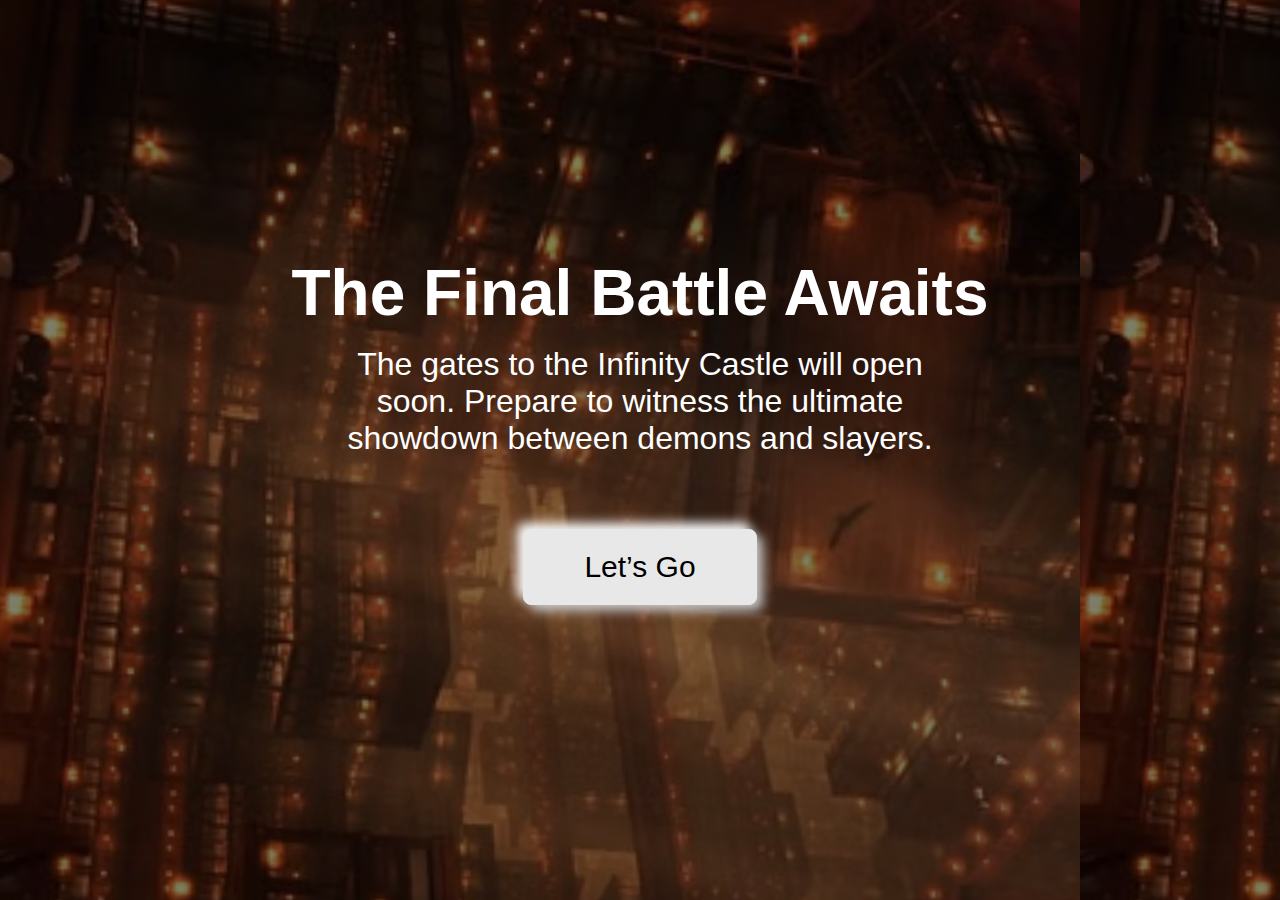
<file: index.html>
<!DOCTYPE html>
<html lang="en">
<head>
  <meta charset="UTF-8" />
  <title>Welcome</title>
  <style>
    * {
      margin: 0;
      padding: 0;
      box-sizing: border-box;
      font-family: 'Doto', sans-serif;
    }

    body {
      background-image: linear-gradient(rgba(0,0,0,0.5), rgba(0,0,0,0.5)), url("Index\ page.png");
      backdrop-filter: blur(100);
      height: 100vh;
      display: flex;
      flex-direction: column;
      justify-content: center;
      align-items: center;
      color: White;
      text-align: center;
    }

    h1 {
      font-size: 4rem;
      margin-bottom: 1rem;
    }

    p {
      font-size: 2rem;
      margin-bottom: 2rem;
      max-width: 600px;
    }

/*    button {
      padding: 20px 60px;
      font-size: 3rem;
      border: none;
      border-radius: 10px;
      background-color: #8c4a29;
      color: rgb(255, 255, 255);
      cursor: pointer;
      transition: background-color 0.3s ease;
    }

    button:hover {
      background-color: #6a367a;
    }*/

button{
    color: black;
    padding: 20px 60px ;
    margin: 40px 0px;
    font-size: 30px;
    border-radius: 0.5rem;
    background: #e8e8e8;
    cursor: pointer;
    border: 1px solid #e8e8e8;
    transition: all 0.3s;
    box-shadow: 6px 6px 12px #c5c5c5, -6px -6px 12px #ffffff;
}

button:active{
    color: #666;
    box-shadow: inset 4px 4px 12px #c5c5c5, inset -4px -4px 12px #ffffff;
}

  </style>
</head>
<body>
  <h1>The Final Battle Awaits</h1>
  <p>The gates to the Infinity Castle will open soon.
Prepare to witness the ultimate showdown between demons and slayers.</p>
  <button onclick="enterSite()">Let’s Go</button>

  <script>
    function enterSite() {
      window.location.href = 'main.html';
    }
  </script>
</body>
</html>
</file>
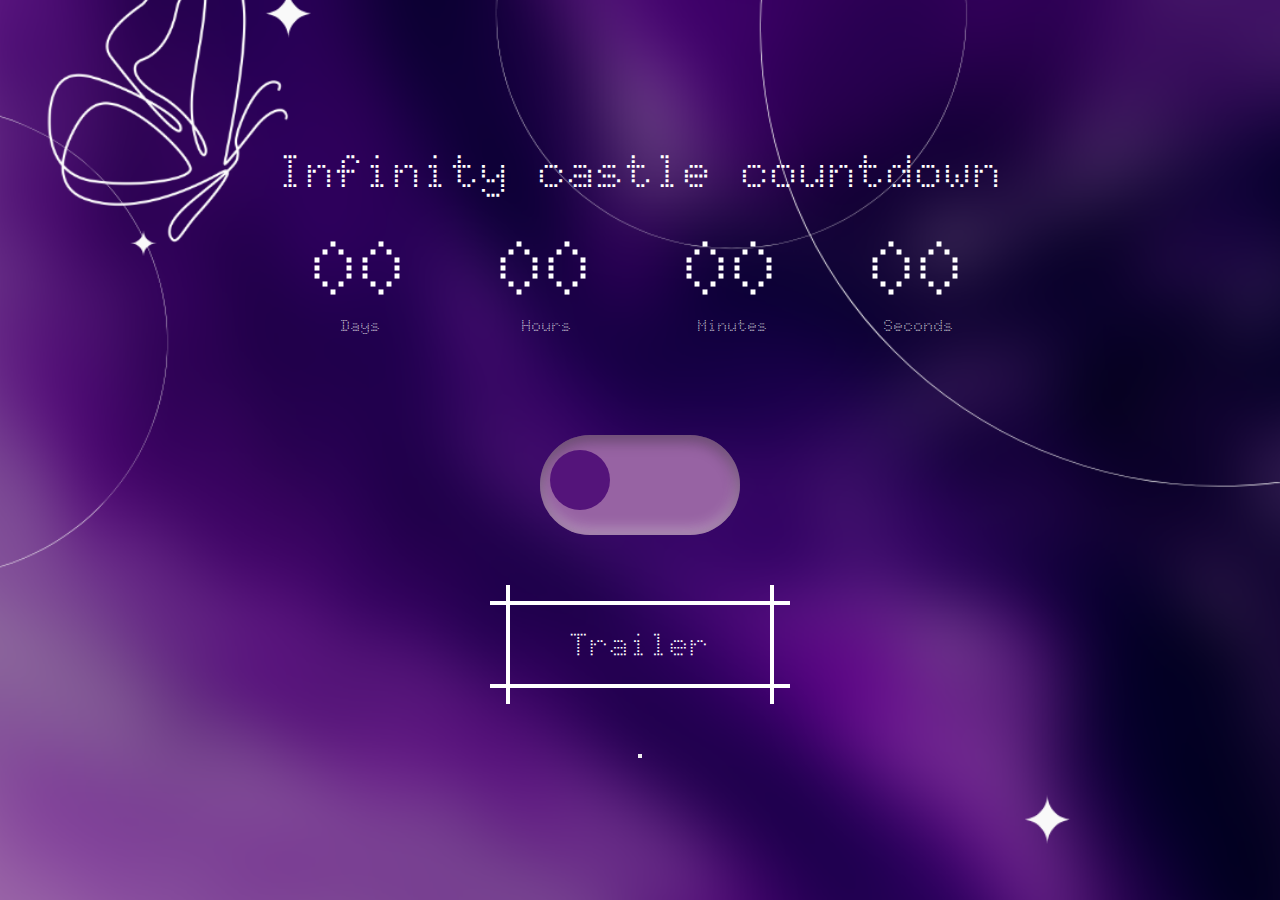
<file: main.html>
<!DOCTYPE html>
<html lang="en">

<head>
    <meta charset="UTF-8">
    <meta name="viewport" content="width=device-width, initial-scale=1.0">
    <title>Time for Infinity castle arc</title>
    <link rel="preconnect" href="https://fonts.googleapis.com">
    <link rel="preconnect" href="https://fonts.gstatic.com" crossorigin>
    <link href="https://fonts.googleapis.com/css2?family=Doto:wght@100..900&display=swap" rel="stylesheet">


    <link rel="stylesheet" href="style.css">
</head>

<body>
    <div class="hero">
        <h1>Infinity castle countdown</h1>
        <div class="timebox">
            <div class="time">
                <h2 id="days">00</h2>
                <p>Days</p>
            </div>
            <div class="time">
                <h2 id="hours">00</h2>
                <p>Hours</p>
            </div>
            <div class="time">
                <h2 id="minutes">00</h2>
                <p>Minutes</p>
            </div>
            <div class="time">
                <h2 id="seconds">00</h2>
                <p>Seconds</p>
            </div>
        </div>
        <input type="checkbox" id="theme-toggle" hidden>
        <label for="theme-toggle"></label>
        <!-- HTML !-->
        <button class="button-89" onclick="playtrailer()">Trailer</button>

        <button></button>
    </div>
    </div>

    <script src="script.js"></script>
    <script>
        function playtrailer() {
            window.location.href = 'https://www.youtube.com/watch?v=wyiZWYMilgk&ab_channel=Crunchyroll'
        }
    </script>


</body>

</html>
</file>
<file: style.css>
* {
    padding: 0;
    margin: 0;
    box-sizing: border-box;
    font-family: "Doto", sans-serif;

    color: white;
}


.hero {
    height: 100vh;
    background-image: url(bg1.png);
    background-size: cover;
    background-position: center;
    display: flex;
    flex-direction: column;
    align-items: center;
    justify-content: center;
    color: white;

}


h1 {
    font-size: 3rem;
    font-weight: 500;
    margin-bottom: 20px;
}

.timebox {
    display: flex;
    gap: 90px;
}

.time {
    text-align: center;
}

.time h2 {
    font-size: 5rem;
    font-weight: 500;
}

label {
    width: 200px;
    height: 100px;
    margin-top: 100px;
    position: relative;
    display: block;
    background-color: #9763a3;
    border-radius: 80px;
    box-shadow: inset 0px 5px 15px rgba(0, 0, 0, 0.4), inset 0px -5px 15px rgba(255, 255, 255, 0.4);
    cursor: pointer;
    transition: 0.3s;
}

label::after {
    content: "";
    width: 60px;
    height: 60px;
    position: absolute;
    top: 15px;
    left: 10px;
    background: #54147a;
    border-radius: 50%;
    ;
    box-shadow: 0px 5px 10pxrgba(0, 0, 0, 0.2);
}

input:checked+label {
    background: #050a45;
}

input:checked+label::after {
    left: 190px;
    transform: translateX(-100%);
    background: #0c1c6a;
}

label:active:after {
    width: 80px;
}

input:checked+label~.hero2 {
    background-image: url("bg2.png");
}



/* CSS */
.button-89 {
  --b: 4px;   /* border thickness */
  --s: 1rem; /* size of the corner */
  --color: #ffffff;
  
  padding: 40px 80px;
  margin: 50px;
  color: var(--color);
  --_p: var(--s);
  background:
    conic-gradient(from 90deg at var(--b) var(--b),#0000 90deg,var(--color) 0)
    var(--_p) var(--_p)/calc(100% - var(--b) - 2*var(--_p)) calc(100% - var(--b) - 2*var(--_p));
  transition: .3s linear, color 0s, background-color 0s;
  outline: var(--b) solid #0000;
  outline-offset: .6em;
  font-size: 33px;

  border: 0;

  user-select: none;
  -webkit-user-select: none;
  touch-action: manipulation;
}

.button-89:hover,
.button-89:focus-visible{
  --_p: 0px;
  outline-color: var(--color);
  outline-offset: .05em;
}

.button-89:active {
  background: var(--color);
  color: #fff;
}
</file>
